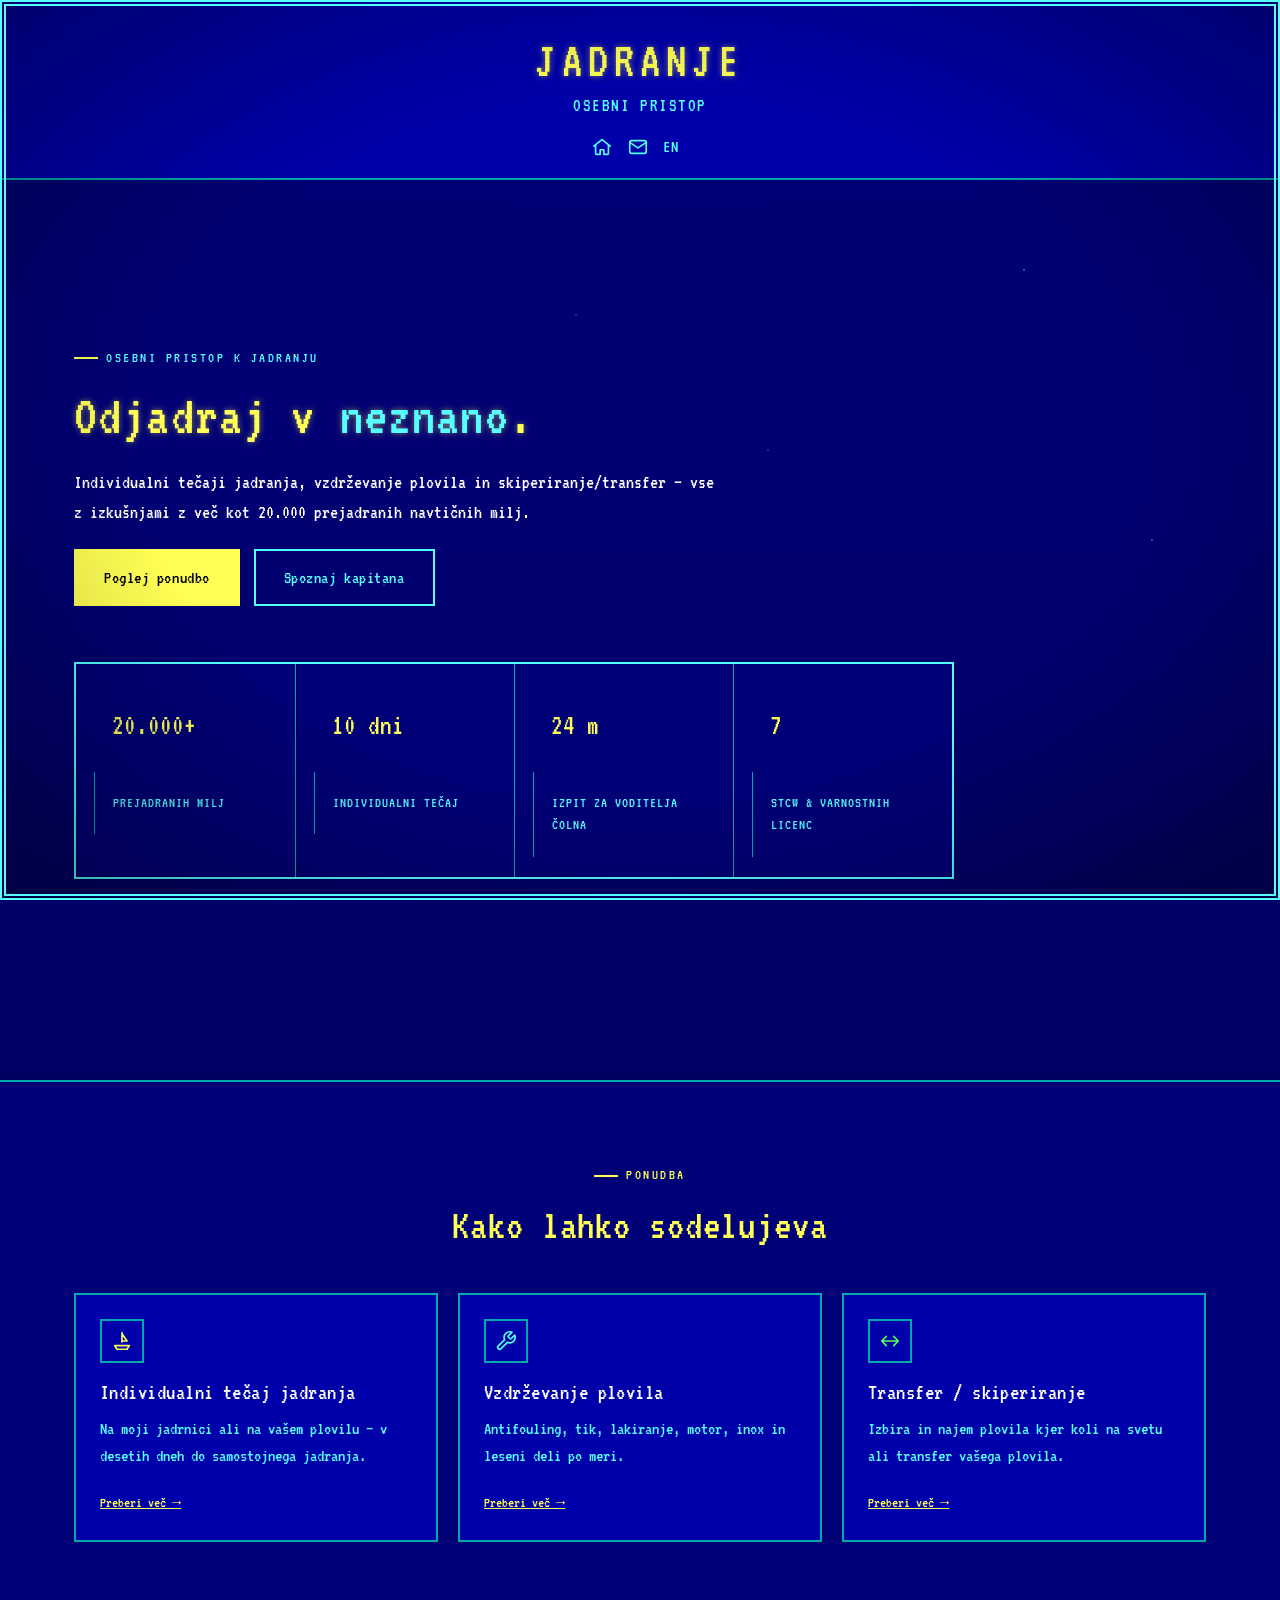
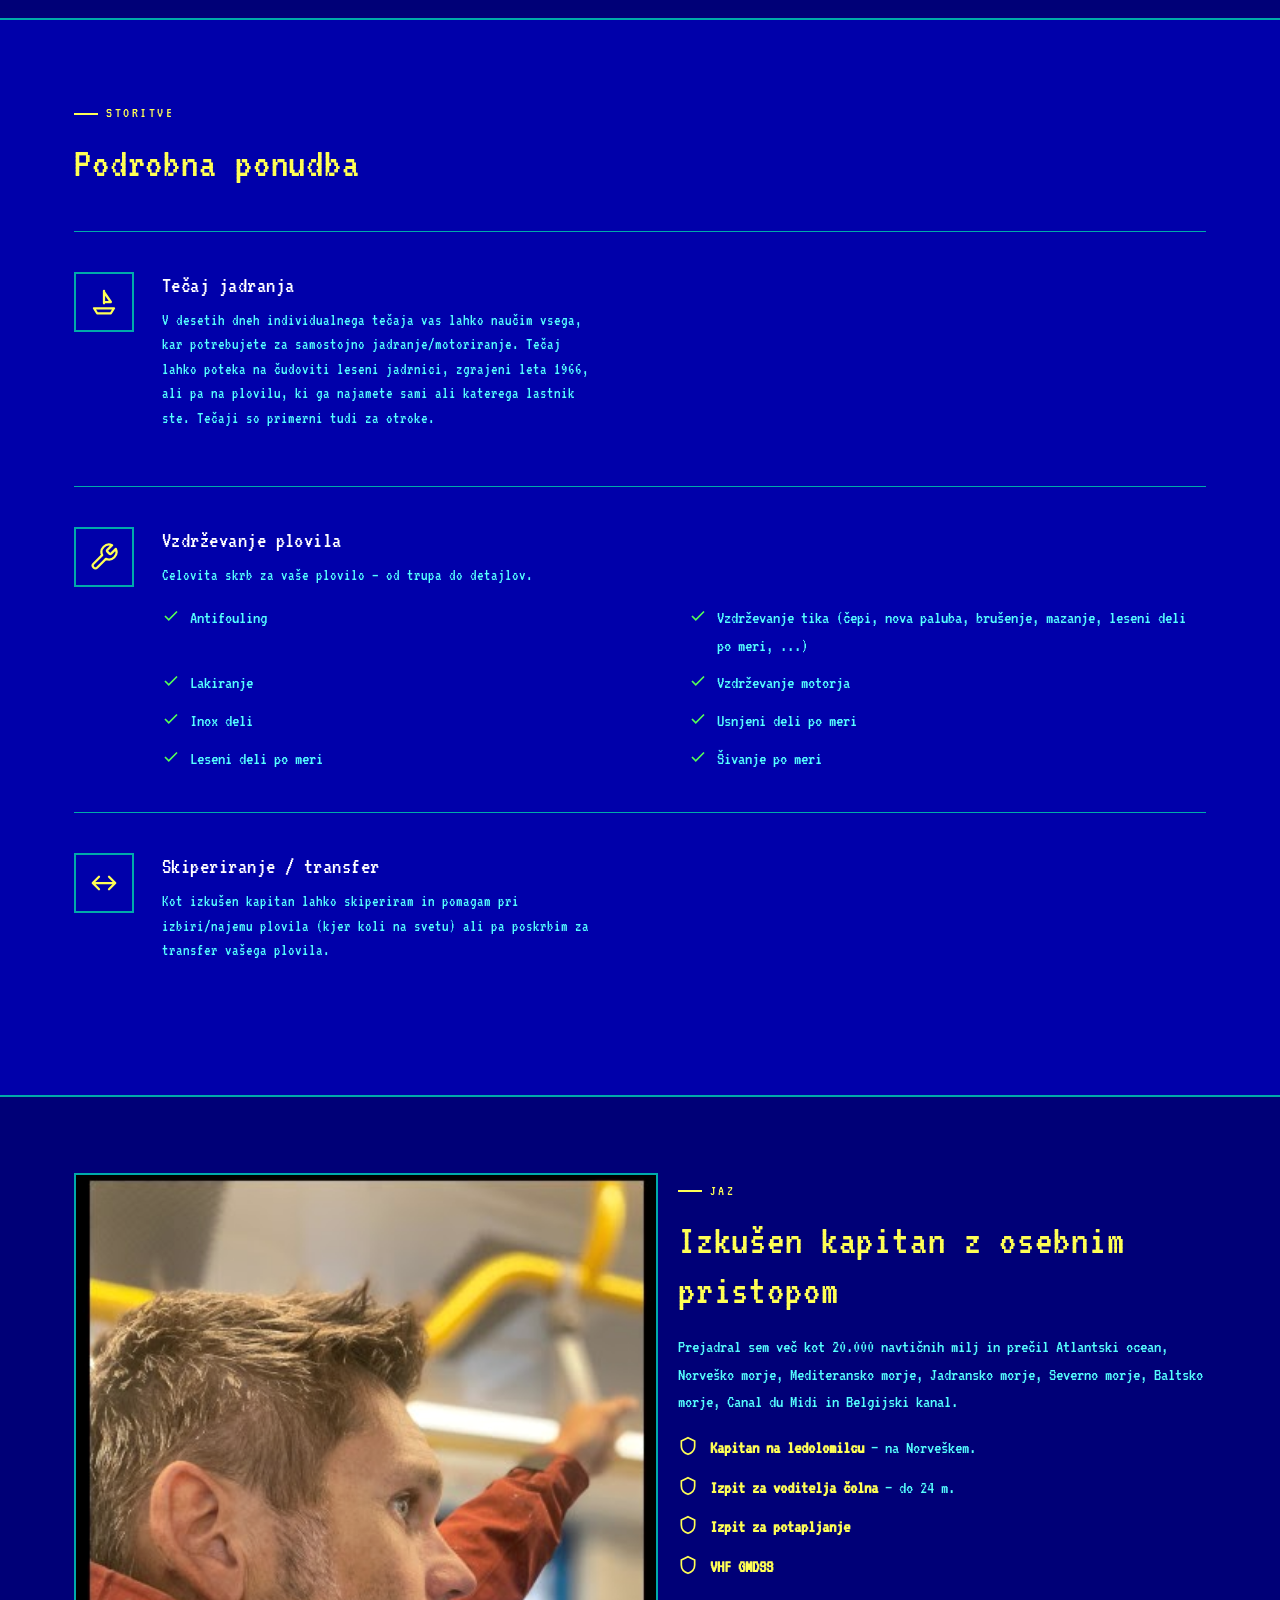
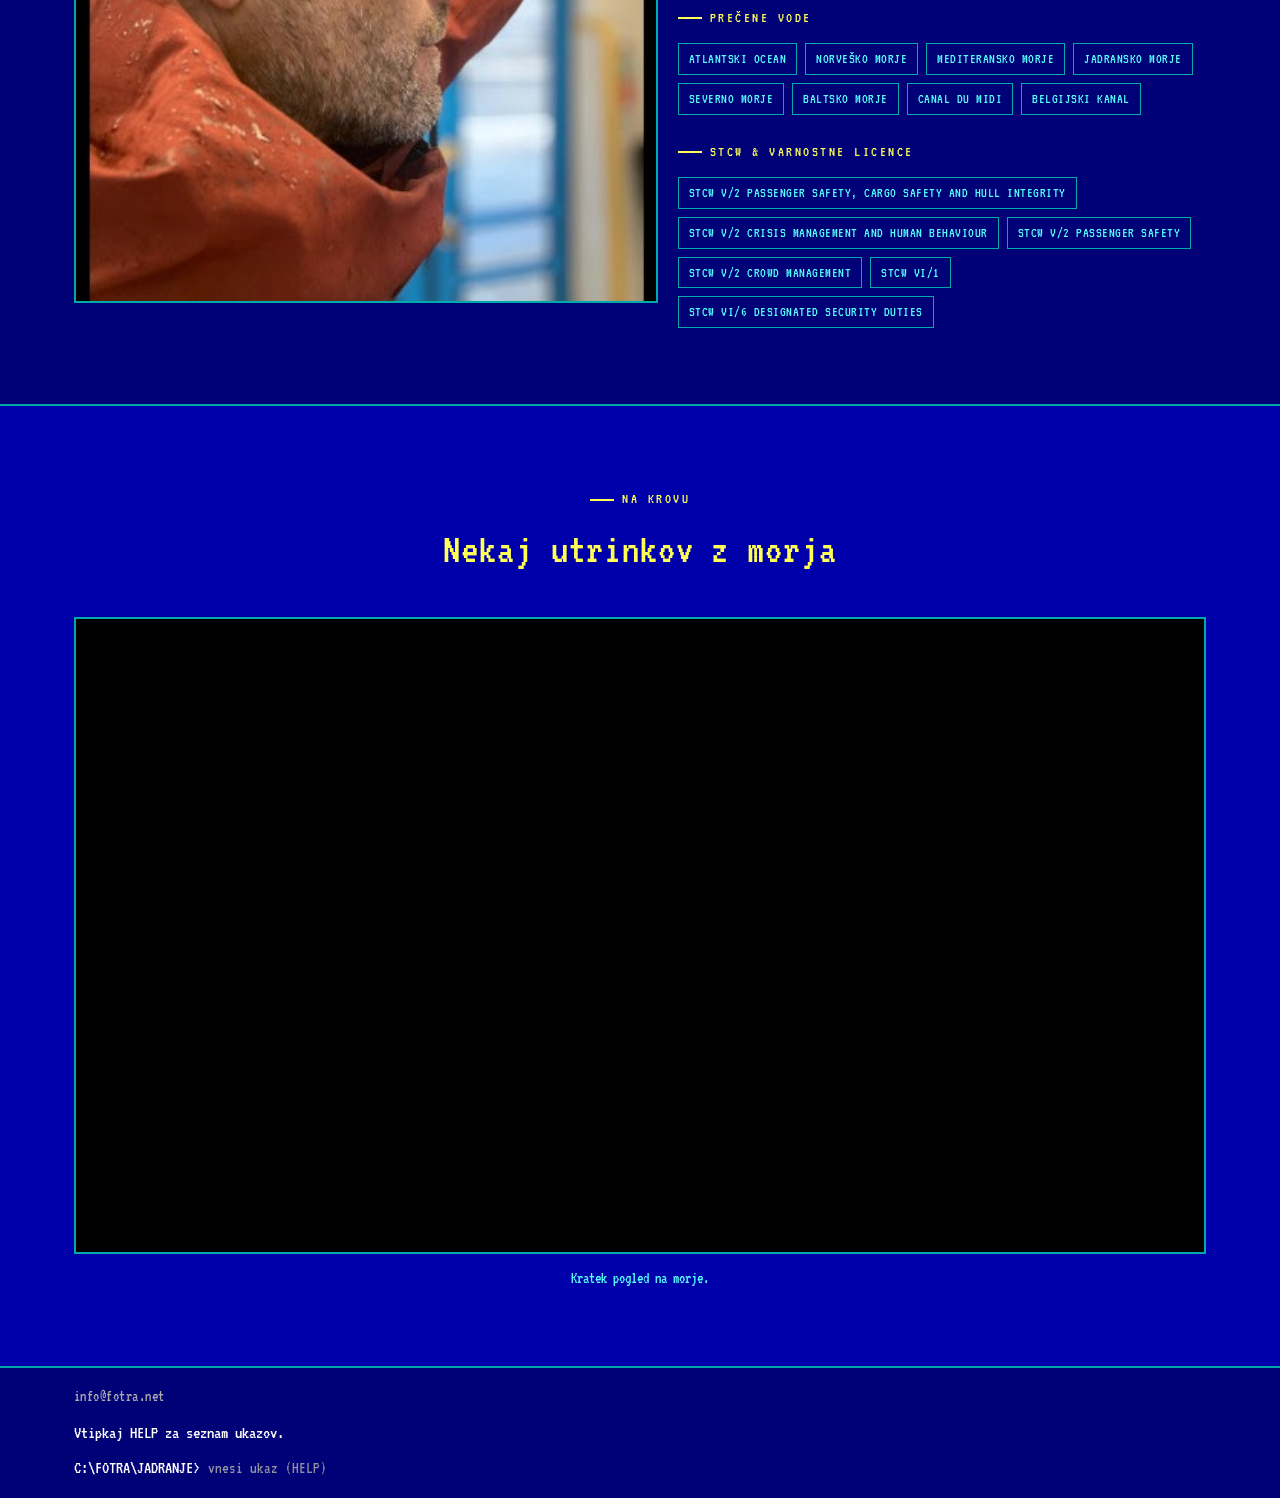
<file: index.html>
<!DOCTYPE html>
<html lang="sl" id="htmlRoot">
<head>
<!-- Google tag (gtag.js) -->
<script async src="https://www.googletagmanager.com/gtag/js?id=G-K485JF1MBR"></script>
<script>
  window.dataLayer = window.dataLayer || [];
  function gtag(){dataLayer.push(arguments);}
  gtag('js', new Date());

  gtag('config', 'G-K485JF1MBR');
</script>
<meta charset="UTF-8">
<meta name="viewport" content="width=device-width, initial-scale=1.0, viewport-fit=cover">
<meta name="theme-color" content="#0000AA">
<title id="pageTitle">OSEBNI PRISTOP — jadranje.fotra.net</title>
<meta id="pageDescription" name="description" content="Individualni tečaji jadranja, vzdrževanje plovil in skiperiranje/transfer. Odjadraj v neznano — z osebnim pristopom.">
<link rel="icon" type="image/svg+xml" href="data:image/svg+xml,%3Csvg%20xmlns='http://www.w3.org/2000/svg'%20width='24'%20height='24'%20viewBox='0%200%2024%2024'%3E%3Crect%20width='24'%20height='24'%20fill='%230000AA'/%3E%3Cpath%20d='M12%203v10M12%204l5.5%208H12M4%2017h16l-2.5%204h-11z'%20fill='none'%20stroke='%23FFFF55'%20stroke-width='1.8'%20stroke-linecap='round'%20stroke-linejoin='round'/%3E%3C/svg%3E">
<link rel="stylesheet" href="assets/css/style.css">
</head>
<body>
<div class="crt-frame" aria-hidden="true"></div>

<!-- ============ TITLEBAR ============ -->
<div class="titlebar">
  <div class="wrap titlebar-inner">
    <p class="ascii-title" data-sl="JADRANJE" data-en="SAILING">JADRANJE</p>
    <p class="sub" data-sl="OSEBNI PRISTOP" data-en="A PERSONAL APPROACH">OSEBNI PRISTOP</p>
    <div class="titlebar-controls">
      <div class="icon-links">
        <a href="https://fotra.net/" class="home-btn" aria-label="fotra.net" title="fotra.net">
          <svg width="22" height="22" viewBox="0 0 24 24" fill="none" stroke="currentColor" stroke-width="1.8" stroke-linecap="round" stroke-linejoin="round"><path d="M3 11l9-7 9 7"/><path d="M5 10v9a1 1 0 0 0 1 1h4v-5h4v5h4a1 1 0 0 0 1-1v-9"/></svg>
        </a>
        <a href="mailto:info@fotra.net" class="email-btn" aria-label="info@fotra.net" title="info@fotra.net">
          <svg width="22" height="22" viewBox="0 0 24 24" fill="none" stroke="currentColor" stroke-width="1.8" stroke-linecap="round" stroke-linejoin="round"><rect x="3" y="5" width="18" height="14" rx="2"/><path d="M3 7l9 6 9-6"/></svg>
        </a>
      </div>
      <div class="lang-toggle" role="group" aria-label="Language / Jezik">
        <button type="button" class="lang-btn" data-lang="sl">SI</button>
        <button type="button" class="lang-btn" data-lang="en">EN</button>
      </div>
    </div>
  </div>
</div>

<!-- ============ HERO ============ -->
<section class="hero" id="top">
  <div class="hero-scrim"></div>
  <div class="stars"></div>
  <div class="hero-inner">
    <div class="wrap">
      <p class="eyebrow" data-sl="Osebni pristop k jadranju" data-en="A personal approach to sailing" style="color:var(--cyan);">Osebni pristop k jadranju</p>
      <h1 data-sl="Odjadraj v &lt;em&gt;neznano&lt;/em&gt;." data-en="Sail into the &lt;em&gt;unknown&lt;/em&gt;.">Odjadraj v <em>neznano</em>.</h1>
      <p class="lead" data-sl="Individualni tečaji jadranja, vzdrževanje plovila in skiperiranje/transfer — vse z izkušnjami z več kot 20.000 prejadranih navtičnih milj." data-en="Individual sailing courses, boat maintenance and skippering/transfer — all backed by more than 20,000 nautical miles of experience.">Individualni tečaji jadranja, vzdrževanje plovila in skiperiranje/transfer — vse z izkušnjami z več kot 20.000 prejadranih navtičnih milj.</p>
      <div class="hero-ctas">
        <a href="#ponudba" class="btn btn-primary" data-sl="Poglej ponudbo" data-en="See the offer">Poglej ponudbo</a>
        <a href="#jaz" class="btn btn-ghost" data-sl="Spoznaj kapitana" data-en="Meet the captain">Spoznaj kapitana</a>
      </div>
      <div class="stat-strip">
        <div><div class="num" data-sl="20.000+" data-en="20,000+">20.000+</div><div class="lbl" data-sl="Prejadranih milj" data-en="Nautical miles sailed">Prejadranih milj</div></div>
        <div><div class="num" data-sl="10 dni" data-en="10 days">10 dni</div><div class="lbl" data-sl="Individualni tečaj" data-en="Individual course">Individualni tečaj</div></div>
        <div><div class="num">24 m</div><div class="lbl" data-sl="Izpit za voditelja čolna" data-en="Skipper's licence">Izpit za voditelja čolna</div></div>
        <div><div class="num">7</div><div class="lbl" data-sl="STCW &amp; varnostnih licenc" data-en="STCW &amp; safety certificates">STCW &amp; varnostnih licenc</div></div>
      </div>
    </div>
  </div>
</section>

<!-- ============ PONUDBA (pregled) ============ -->
<section class="section" id="ponudba">
  <div class="wrap">
    <div class="section-head center">
      <div class="eyebrow" style="justify-content:center;" data-sl="Ponudba" data-en="Offer">Ponudba</div>
      <h2 data-sl="Kako lahko sodelujeva" data-en="How we can work together">Kako lahko sodelujeva</h2>
    </div>
    <div class="grid grid-3">
      <div class="card">
        <div class="icon-badge"><svg viewBox="0 0 24 24" fill="none" stroke="currentColor" stroke-width="1.8" stroke-linecap="round" stroke-linejoin="round"><path d="M12 3v10M12 4l5.5 8H12M4 17h16l-2.5 4h-11z"/></svg></div>
        <h3 data-sl="Individualni tečaj jadranja" data-en="Individual sailing course">Individualni tečaj jadranja</h3>
        <p data-sl="Na moji jadrnici ali na vašem plovilu — v desetih dneh do samostojnega jadranja." data-en="On my sailboat or yours — ten days to sailing on your own.">Na moji jadrnici ali na vašem plovilu — v desetih dneh do samostojnega jadranja.</p>
        <a href="#tecaj" class="card-link" data-sl="Preberi več →" data-en="Read more →">Preberi več →</a>
      </div>
      <div class="card hl-2">
        <div class="icon-badge"><svg viewBox="0 0 24 24" fill="none" stroke="currentColor" stroke-width="1.8" stroke-linecap="round" stroke-linejoin="round"><path d="M14.7 6.3a1 1 0 0 0 0 1.4l1.6 1.6a1 1 0 0 0 1.4 0l3.77-3.77a6 6 0 0 1-7.94 7.94l-6.91 6.91a2.12 2.12 0 0 1-3-3l6.91-6.91a6 6 0 0 1 7.94-7.94l-3.76 3.76z"/></svg></div>
        <h3 data-sl="Vzdrževanje plovila" data-en="Boat maintenance">Vzdrževanje plovila</h3>
        <p data-sl="Antifouling, tik, lakiranje, motor, inox in leseni deli po meri." data-en="Antifouling, teak, varnishing, engine, stainless-steel and custom wooden parts.">Antifouling, tik, lakiranje, motor, inox in leseni deli po meri.</p>
        <a href="#vzdrzevanje" class="card-link" data-sl="Preberi več →" data-en="Read more →">Preberi več →</a>
      </div>
      <div class="card hl-3">
        <div class="icon-badge"><svg viewBox="0 0 24 24" fill="none" stroke="currentColor" stroke-width="1.8" stroke-linecap="round" stroke-linejoin="round"><path d="M3 12h18M3 12l5-5M3 12l5 5M21 12l-5-5M21 12l-5 5"/></svg></div>
        <h3 data-sl="Transfer / skiperiranje" data-en="Transfer / skippering">Transfer / skiperiranje</h3>
        <p data-sl="Izbira in najem plovila kjer koli na svetu ali transfer vašega plovila." data-en="Choosing and chartering a boat anywhere in the world, or a transfer of your own.">Izbira in najem plovila kjer koli na svetu ali transfer vašega plovila.</p>
        <a href="#skiperiranje" class="card-link" data-sl="Preberi več →" data-en="Read more →">Preberi več →</a>
      </div>
    </div>
  </div>
</section>

<!-- ============ PONUDBA (podrobno) ============ -->
<section class="section">
  <div class="wrap">
    <div class="section-head">
      <div class="eyebrow" data-sl="Storitve" data-en="Services">Storitve</div>
      <h2 data-sl="Podrobna ponudba" data-en="Offer in detail">Podrobna ponudba</h2>
    </div>

    <div class="service-block" id="tecaj">
      <span class="service-icon">
        <svg viewBox="0 0 24 24" stroke-width="1.8" stroke-linecap="round" stroke-linejoin="round"><path d="M12 3v10M12 4l5.5 8H12M4 17h16l-2.5 4h-11z"/></svg>
      </span>
      <div>
        <h3 data-sl="Tečaj jadranja" data-en="Sailing course">Tečaj jadranja</h3>
        <p class="lede" data-sl="V desetih dneh individualnega tečaja vas lahko naučim vsega, kar potrebujete za samostojno jadranje/motoriranje. Tečaj lahko poteka na čudoviti leseni jadrnici, zgrajeni leta 1966, ali pa na plovilu, ki ga najamete sami ali katerega lastnik ste. Tečaji so primerni tudi za otroke." data-en="In ten days of individual coaching I can teach you everything you need to sail/motor on your own. The course can take place on a beautiful wooden sailboat built in 1966, or on a boat you charter yourself or already own. Courses are suitable for children too.">V desetih dneh individualnega tečaja vas lahko naučim vsega, kar potrebujete za samostojno jadranje/motoriranje. Tečaj lahko poteka na čudoviti leseni jadrnici, zgrajeni leta 1966, ali pa na plovilu, ki ga najamete sami ali katerega lastnik ste. Tečaji so primerni tudi za otroke.</p>
      </div>
    </div>

    <div class="service-block" id="vzdrzevanje">
      <span class="service-icon">
        <svg viewBox="0 0 24 24" stroke-width="1.8" stroke-linecap="round" stroke-linejoin="round"><path d="M14.7 6.3a1 1 0 0 0 0 1.4l1.6 1.6a1 1 0 0 0 1.4 0l3.77-3.77a6 6 0 0 1-7.94 7.94l-6.91 6.91a2.12 2.12 0 0 1-3-3l6.91-6.91a6 6 0 0 1 7.94-7.94l-3.76 3.76z"/></svg>
      </span>
      <div>
        <h3 data-sl="Vzdrževanje plovila" data-en="Boat maintenance">Vzdrževanje plovila</h3>
        <p class="lede" data-sl="Celovita skrb za vaše plovilo — od trupa do detajlov." data-en="Complete care for your boat — from the hull to the smallest detail.">Celovita skrb za vaše plovilo — od trupa do detajlov.</p>
        <ul class="check-list">
          <li><svg viewBox="0 0 24 24" fill="none" stroke-width="2.2"><path d="M20 6L9 17l-5-5"/></svg> <span data-sl="Antifouling" data-en="Antifouling">Antifouling</span></li>
          <li><svg viewBox="0 0 24 24" fill="none" stroke-width="2.2"><path d="M20 6L9 17l-5-5"/></svg> <span data-sl="Vzdrževanje tika (čepi, nova paluba, brušenje, mazanje, leseni deli po meri, ...)" data-en="Teak maintenance (plugs, new deck, sanding, oiling, custom wooden parts, ...)">Vzdrževanje tika (čepi, nova paluba, brušenje, mazanje, leseni deli po meri, ...)</span></li>
          <li><svg viewBox="0 0 24 24" fill="none" stroke-width="2.2"><path d="M20 6L9 17l-5-5"/></svg> <span data-sl="Lakiranje" data-en="Varnishing">Lakiranje</span></li>
          <li><svg viewBox="0 0 24 24" fill="none" stroke-width="2.2"><path d="M20 6L9 17l-5-5"/></svg> <span data-sl="Vzdrževanje motorja" data-en="Engine maintenance">Vzdrževanje motorja</span></li>
          <li><svg viewBox="0 0 24 24" fill="none" stroke-width="2.2"><path d="M20 6L9 17l-5-5"/></svg> <span data-sl="Inox deli" data-en="Stainless-steel parts">Inox deli</span></li>
          <li><svg viewBox="0 0 24 24" fill="none" stroke-width="2.2"><path d="M20 6L9 17l-5-5"/></svg> <span data-sl="Usnjeni deli po meri" data-en="Custom leather parts">Usnjeni deli po meri</span></li>
          <li><svg viewBox="0 0 24 24" fill="none" stroke-width="2.2"><path d="M20 6L9 17l-5-5"/></svg> <span data-sl="Leseni deli po meri" data-en="Custom wooden parts">Leseni deli po meri</span></li>
          <li><svg viewBox="0 0 24 24" fill="none" stroke-width="2.2"><path d="M20 6L9 17l-5-5"/></svg> <span data-sl="Šivanje po meri" data-en="Custom stitching/upholstery">Šivanje po meri</span></li>
        </ul>
      </div>
    </div>

    <div class="service-block" id="skiperiranje">
      <span class="service-icon">
        <svg viewBox="0 0 24 24" stroke-width="1.8" stroke-linecap="round" stroke-linejoin="round"><path d="M3 12h18M3 12l5-5M3 12l5 5M21 12l-5-5M21 12l-5 5"/></svg>
      </span>
      <div>
        <h3 data-sl="Skiperiranje / transfer" data-en="Skippering / transfer">Skiperiranje / transfer</h3>
        <p class="lede" data-sl="Kot izkušen kapitan lahko skiperiram in pomagam pri izbiri/najemu plovila (kjer koli na svetu) ali pa poskrbim za transfer vašega plovila." data-en="As an experienced captain I can skipper and help you choose/charter a boat (anywhere in the world), or take care of a transfer of your own boat.">Kot izkušen kapitan lahko skiperiram in pomagam pri izbiri/najemu plovila (kjer koli na svetu) ali pa poskrbim za transfer vašega plovila.</p>
      </div>
    </div>
  </div>
</section>

<!-- ============ JAZ ============ -->
<section class="section" id="jaz" style="background:var(--bg-alt); border-top:2px solid var(--cyan-dim); border-bottom:2px solid var(--cyan-dim);">
  <div class="wrap">
    <div class="grid grid-2">
      <div class="guide-photo">
        <img src="assets/img/kapitan.jpg" alt="Kapitan na krovu jadrnice, oblečen v rdečo jadralno jakno" loading="lazy">
      </div>
      <div>
        <div class="eyebrow" data-sl="Jaz" data-en="About me">Jaz</div>
        <h2 data-sl="Izkušen kapitan z osebnim pristopom" data-en="An experienced captain with a personal touch">Izkušen kapitan z osebnim pristopom</h2>
        <p data-sl="Prejadral sem več kot 20.000 navtičnih milj in prečil Atlantski ocean, Norveško morje, Mediteransko morje, Jadransko morje, Severno morje, Baltsko morje, Canal du Midi in Belgijski kanal." data-en="I have sailed more than 20,000 nautical miles, crossing the Atlantic Ocean, the Norwegian Sea, the Mediterranean, the Adriatic, the North Sea, the Baltic Sea, the Canal du Midi and the Belgian Canal.">Prejadral sem več kot 20.000 navtičnih milj in prečil Atlantski ocean, Norveško morje, Mediteransko morje, Jadransko morje, Severno morje, Baltsko morje, Canal du Midi in Belgijski kanal.</p>
        <ul class="credentials">
          <li>
            <svg viewBox="0 0 24 24" fill="none" stroke="currentColor" stroke-width="2"><path d="M12 2l8 4v6c0 5-3.4 8.4-8 10-4.6-1.6-8-5-8-10V6z"/></svg>
            <span data-sl="&lt;b&gt;Kapitan na ledolomilcu&lt;/b&gt; — na Norveškem." data-en="&lt;b&gt;Icebreaker captain&lt;/b&gt; — in Norway."><b>Kapitan na ledolomilcu</b> — na Norveškem.</span>
          </li>
          <li>
            <svg viewBox="0 0 24 24" fill="none" stroke="currentColor" stroke-width="2"><path d="M12 2l8 4v6c0 5-3.4 8.4-8 10-4.6-1.6-8-5-8-10V6z"/></svg>
            <span data-sl="&lt;b&gt;Izpit za voditelja čolna&lt;/b&gt; — do 24 m." data-en="&lt;b&gt;Skipper's licence&lt;/b&gt; — up to 24 m."><b>Izpit za voditelja čolna</b> — do 24 m.</span>
          </li>
          <li>
            <svg viewBox="0 0 24 24" fill="none" stroke="currentColor" stroke-width="2"><path d="M12 2l8 4v6c0 5-3.4 8.4-8 10-4.6-1.6-8-5-8-10V6z"/></svg>
            <span data-sl="&lt;b&gt;Izpit za potapljanje&lt;/b&gt;" data-en="&lt;b&gt;Diving certificate&lt;/b&gt;"><b>Izpit za potapljanje</b></span>
          </li>
          <li>
            <svg viewBox="0 0 24 24" fill="none" stroke="currentColor" stroke-width="2"><path d="M12 2l8 4v6c0 5-3.4 8.4-8 10-4.6-1.6-8-5-8-10V6z"/></svg>
            <span><b>VHF GMDSS</b></span>
          </li>
        </ul>
        <div class="eyebrow" style="margin-top:26px;" data-sl="Prečene vode" data-en="Waters crossed">Prečene vode</div>
        <div class="tag-row" style="margin-top:0;">
          <span class="tag" data-sl="Atlantski ocean" data-en="Atlantic Ocean">Atlantski ocean</span>
          <span class="tag" data-sl="Norveško morje" data-en="Norwegian Sea">Norveško morje</span>
          <span class="tag" data-sl="Mediteransko morje" data-en="Mediterranean Sea">Mediteransko morje</span>
          <span class="tag" data-sl="Jadransko morje" data-en="Adriatic Sea">Jadransko morje</span>
          <span class="tag" data-sl="Severno morje" data-en="North Sea">Severno morje</span>
          <span class="tag" data-sl="Baltsko morje" data-en="Baltic Sea">Baltsko morje</span>
          <span class="tag">Canal du Midi</span>
          <span class="tag" data-sl="Belgijski kanal" data-en="Belgian Canal">Belgijski kanal</span>
        </div>
        <div class="eyebrow" style="margin-top:26px;" data-sl="STCW &amp; varnostne licence" data-en="STCW &amp; safety certificates">STCW &amp; varnostne licence</div>
        <div class="tag-row" style="margin-top:0;">
          <span class="tag">STCW V/2 Passenger safety, cargo safety and hull integrity</span>
          <span class="tag">STCW V/2 Crisis management and human behaviour</span>
          <span class="tag">STCW V/2 Passenger safety</span>
          <span class="tag">STCW V/2 Crowd management</span>
          <span class="tag">STCW VI/1</span>
          <span class="tag">STCW VI/6 Designated Security Duties</span>
        </div>
      </div>
    </div>
  </div>
</section>

<!-- ============ GALERIJA + VIDEO ============ -->
<section class="section" id="galerija">
  <div class="wrap">
    <div class="section-head center">
      <div class="eyebrow" style="justify-content:center;" data-sl="Na krovu" data-en="On board">Na krovu</div>
      <h2 data-sl="Nekaj utrinkov z morja" data-en="A few glimpses from the sea">Nekaj utrinkov z morja</h2>
    </div>
    <div class="video-frame">
      <iframe id="videoIframe" src="https://www.youtube.com/embed/ANJt-dXkMVA" title="Jadranje" loading="lazy" referrerpolicy="strict-origin-when-cross-origin" allow="accelerometer; autoplay; clipboard-write; encrypted-media; gyroscope; picture-in-picture; web-share" allowfullscreen></iframe>
    </div>
    <p class="video-caption" data-sl="Kratek pogled na morje." data-en="A short look at the sea.">Kratek pogled na morje.</p>
  </div>
</section>

<!-- ============ FOOTER ============ -->
<footer>
  <div class="foot-terminal">
    <div class="wrap">
      <a class="foot-email" href="mailto:info@fotra.net">info@fotra.net</a>
      <div class="term-log" id="termLog" aria-live="polite"></div>
      <div class="term-line">
        <label for="termInput" class="prompt">C:\FOTRA\JADRANJE&gt;</label>
        <input type="text" id="termInput" class="term-input" autocomplete="off" autocapitalize="off" autocorrect="off" spellcheck="false" aria-label="Command input" placeholder="vnesi ukaz (HELP)" data-sl-ph="vnesi ukaz (HELP)" data-en-ph="type a command (HELP)">
      </div>
    </div>
  </div>
</footer>

<div class="snake-overlay" id="snakeOverlay" hidden>
  <div class="snake-box">
    <button type="button" class="snake-close" id="snakeClose" aria-label="Close">✕</button>
    <div class="snake-titlebar">
      <p class="snake-title" data-sl="KAČA" data-en="SNAKE">KAČA</p>
      <p class="snake-score" id="snakeScore">SCORE: 0</p>
    </div>
    <div class="canvas-wrap">
      <canvas id="snakeCanvas" width="220" height="220"></canvas>
    </div>
    <div class="dpad" role="group" aria-label="Snake controls">
      <button type="button" class="dpad-btn dpad-up" data-dir="up" aria-label="Up">&#9650;</button>
      <button type="button" class="dpad-btn dpad-left" data-dir="left" aria-label="Left">&#9664;</button>
      <button type="button" class="dpad-btn dpad-right" data-dir="right" aria-label="Right">&#9654;</button>
      <button type="button" class="dpad-btn dpad-down" data-dir="down" aria-label="Down">&#9660;</button>
    </div>
    <div class="snake-status">
      <span id="snakeMsg" data-sl="PUŠČICE/GUMBI = PREMIK" data-en="ARROWS/BTNS = MOVE">PUŠČICE/GUMBI = PREMIK</span>
      <span data-sl="ESC=NAZAJ" data-en="ESC=BACK">ESC=NAZAJ</span>
    </div>
  </div>
</div>

<script src="assets/js/main.js"></script>
</body>
</html>
</file>
<file: assets/css/style.css>
/* ==========================================================================
   OSEBNI PRISTOP — jadranje.fotra.net
   DOS/terminal videz, usklajen z ostalimi FOTRA stranmi (norway.fotra.net)
   ========================================================================== */

@import url('https://fonts.googleapis.com/css2?family=VT323&display=swap');

:root{
  --dos-blue: #0000AA;
  --dos-blue-dark: #000077;
  --cyan: #55FFFF;
  --cyan-dim: #00AAAA;
  --white: #FFFFFF;
  --yellow: #FFFF55;
  --grey: #AAAAAA;
  --black: #000000;
  --green: #55FF55;
  --red: #FF5555;

  --bg: var(--dos-blue);
  --bg-alt: var(--dos-blue-dark);
  --border: var(--cyan-dim);
  --text: var(--white);
  --text-dim: var(--cyan);
  --text-faint: var(--grey);
  --maxw: 1180px;
}

*,*::before,*::after{ box-sizing: border-box; }
html{ scroll-behavior: smooth; }

body{
  margin:0;
  background: var(--bg);
  color: var(--text);
  font-family: 'VT323', monospace;
  font-size: 1.15rem;
  line-height: 1.5;
  -webkit-font-smoothing: antialiased;
  position: relative;
}

body::after{
  content:"";
  position:fixed; inset:0; pointer-events:none;
  background: radial-gradient(ellipse at center, transparent 55%, rgba(0,0,0,0.35) 100%);
  z-index: 899;
  animation: flicker 6s infinite steps(30);
}
@keyframes flicker{ 0%,100%{ opacity:1; } 50%{ opacity:.97; } }
@media (prefers-reduced-motion: reduce){ body::after{ animation:none; } }

/* Outer double-line frame, matching the .screen bezel on fotra.net / ai.fotra.net / video.fotra.net */
.crt-frame{
  position:fixed; inset:0; pointer-events:none;
  border: 6px double var(--cyan);
  z-index: 950;
}

img{ max-width:100%; display:block; }
a{ color: inherit; }
::selection{ background: var(--cyan); color: var(--black); }

.wrap{ max-width: var(--maxw); margin:0 auto; padding: 0 24px; }
h1,h2,h3,h4{ font-family:'VT323', monospace; margin:0 0 .4em; line-height:1.15; font-weight:400; letter-spacing:.02em; }
h2{ font-size: clamp(1.9rem, 4vw, 2.7rem); color: var(--yellow); }
h3{ font-size: 1.45rem; color: var(--white); }
p{ margin:0 0 1em; color: var(--text-dim); }

.eyebrow{
  display:inline-flex; align-items:center; gap:8px;
  font-size:.95rem; letter-spacing:2.5px; text-transform:uppercase;
  color: var(--yellow); font-weight:400; margin-bottom:14px;
}
.eyebrow::before{ content:""; width:24px; height:2px; background: var(--yellow); display:inline-block; }

.section{ padding: 76px 0; position:relative; scroll-margin-top: 84px; }
.section-head{ max-width:700px; margin-bottom:42px; }
.section-head.center{ margin-left:auto; margin-right:auto; text-align:center; }

.btn{
  display:inline-flex; align-items:center; justify-content:center; gap:8px;
  padding:13px 28px; border-radius:0; font-weight:400; font-size:1.15rem;
  text-decoration:none; cursor:pointer; border:2px solid var(--cyan);
  transition: background .12s ease, color .12s ease;
  font-family:'VT323', monospace; letter-spacing:.03em;
}
.btn:active{ transform: translateY(1px); }
.btn-primary{ background: var(--yellow); color: var(--black); border-color: var(--yellow); }
.btn-primary:hover{ background: var(--cyan); border-color: var(--cyan); color: var(--black); }
.btn-ghost{ background: transparent; border-color: var(--cyan); color: var(--cyan); }
.btn-ghost:hover{ background: var(--cyan); color: var(--black); }

/* ---------- TITLEBAR (matches ai.fotra.net / video.fotra.net) ---------- */
/* The divider runs the full page width, like every other section border;
   the icons/title/description stay inside the same centered .wrap column
   used everywhere else on the page. */
.titlebar{
  text-align:center;
  /* Top padding matches ai.fotra.net's effective gap from the viewport edge
     to the icon/lang-toggle row: that page's real .screen border (6px) plus
     its own clamp(1rem,4vw,1.8rem) padding, vs. this page's border being a
     decorative fixed overlay that doesn't otherwise push content down. */
  padding: calc(6px + clamp(1rem, 4vw, 1.8rem)) 0 18px;
  border-bottom: 2px solid var(--cyan-dim);
}
.titlebar-inner{ position:relative; }
.titlebar-controls{
  display:flex; align-items:center; justify-content:center; gap:4px;
  margin-top:0.9rem;
}
.icon-links{ display:inline-flex; align-items:center; gap:14px; }
.icon-links a{ display:inline-flex; color: var(--cyan); text-decoration:none; transition: color .15s ease, transform .15s ease; }
.icon-links a svg{ width:22px; height:22px; flex:none; }
.icon-links a:hover, .icon-links a:focus-visible{ color: var(--yellow); transform:translateY(-1px); }
.lang-toggle{ display:inline-flex; }
.lang-btn{
  font-family:'VT323', monospace; background: var(--dos-blue); color: var(--cyan);
  border:none; padding:0.2rem 0.6rem; font-size:clamp(0.95rem, 3vw, 1.15rem); line-height:1; letter-spacing:.05em; cursor:pointer;
}
/* Only the language you can switch TO is shown — the current one stays
   in the DOM (for the click handler / a11y) but hidden. */
.lang-btn.active{ display:none; }
.lang-btn:hover:not(.active){ color: var(--yellow); }
.ascii-title{
  font-size: clamp(2.2rem, 9vw, 3.2rem); line-height:1; letter-spacing:.12em;
  color: var(--yellow); text-shadow: 0 0 6px rgba(255,255,85,0.5); margin:0 0 .35rem;
}
.sub{ font-size: clamp(1rem, 3vw, 1.2rem); color: var(--cyan); letter-spacing:.08em; margin:0; }

/* Kept for the footer's own brand mark */
.brand{ display:flex; align-items:center; gap:10px; font-weight:400; letter-spacing:.5px; font-size:1.35rem; text-decoration:none; }
.brand svg{ width:24px; height:24px; flex:none; }
.brand-name{ color: var(--yellow); text-shadow: 0 0 5px rgba(255,255,85,0.5); }

@media (max-width:420px){
  .wrap{ padding:0 16px; }
  .titlebar{ padding-bottom:16px; }
  .icon-links{ left:16px; }
  .lang-toggle{ right:16px; }
}

/* ---------- HERO ---------- */
.hero{
  position:relative; min-height:100vh; display:flex; align-items:center;
  overflow:hidden; background: var(--dos-blue); scroll-margin-top:0;
}
.hero-scrim{
  position:absolute; inset:0; z-index:1;
  background: linear-gradient(180deg, rgba(0,0,20,.35) 0%, rgba(0,0,60,.5) 35%, rgba(0,0,90,.88) 100%);
}
.stars{
  position:absolute; inset:0; z-index:2; opacity:.5;
  background-image:
    radial-gradient(1.5px 1.5px at 10% 20%, #fff, transparent),
    radial-gradient(1.5px 1.5px at 80% 10%, #fff, transparent),
    radial-gradient(1px 1px at 60% 30%, #fff, transparent),
    radial-gradient(1px 1px at 30% 45%, #fff, transparent),
    radial-gradient(1.5px 1.5px at 90% 40%, #fff, transparent),
    radial-gradient(1px 1px at 45% 15%, #fff, transparent),
    radial-gradient(1px 1px at 70% 60%, #fff, transparent),
    radial-gradient(1.5px 1.5px at 20% 65%, #fff, transparent);
}
.hero-inner{ position:relative; z-index:3; width:100%; }
.hero .wrap{ padding-top:40px; padding-bottom:80px; }
.hero h1{ font-size: clamp(2.1rem, 6vw, 3.6rem); max-width:880px; margin-bottom:.3em; color: var(--yellow); text-shadow: 0 0 6px rgba(255,255,85,.5); }
.hero h1 em{ font-style:normal; color: var(--cyan); }
.hero p.lead{ font-size:1.25rem; max-width:640px; color: var(--white); }
.hero-ctas{ display:flex; flex-wrap:wrap; gap:14px; margin-top:22px; }

.stat-strip{
  margin-top:56px; display:grid; grid-template-columns: repeat(4,1fr); gap:0;
  border:2px solid var(--cyan); border-radius:0; overflow:hidden;
  background: var(--dos-blue-dark); max-width:880px;
}
.stat-strip div{ padding:20px 18px; border-left:1px solid var(--cyan-dim); }
.stat-strip div:first-child{ border-left:none; }
.stat-strip .num{ font-size:1.8rem; font-weight:400; color: var(--yellow); }
.stat-strip .lbl{ font-size:.95rem; text-transform:uppercase; letter-spacing:1px; color: var(--cyan); margin-top:4px; }

@media (max-width:860px){
  .stat-strip{ grid-template-columns: repeat(2,1fr); }
  .stat-strip div:nth-child(3){ border-left:none; }
}
@media (max-width:600px){
  .section{ padding:52px 0; }
  .hero .wrap{ padding-top:24px; padding-bottom:56px; }
  .hero-ctas{ flex-direction:column; align-items:stretch; }
  .hero-ctas .btn{ width:100%; }
}
@media (max-width:420px){
  .stat-strip .num{ font-size:1.4rem; }
}

/* ---------- GRID / CARDS ---------- */
.grid{ display:grid; gap:20px; }
.grid-3{ grid-template-columns: repeat(3,1fr); }
.grid-2{ grid-template-columns: 1.05fr .95fr; }
@media (max-width:900px){
  .grid-3{ grid-template-columns: repeat(2,1fr); }
  .grid-2{ grid-template-columns: 1fr; }
}
@media (max-width:560px){
  .grid-3{ grid-template-columns: 1fr; }
}
.card{ background: var(--dos-blue); border:2px solid var(--cyan-dim); border-radius:0; padding:24px; }
.icon-badge{
  width:44px; height:44px; border-radius:0; display:flex; align-items:center; justify-content:center;
  background: transparent; border:2px solid var(--cyan-dim); color: var(--yellow); margin-bottom:16px;
}
.icon-badge svg{ width:22px; height:22px; stroke: currentColor; fill:none; }
.card.hl-2 .icon-badge{ color: var(--cyan); }
.card.hl-3 .icon-badge{ color: var(--green); }
.card .card-link{ color: var(--yellow); font-size:.95rem; display:inline-block; margin-top:auto; }

section#ponudba{ background: var(--bg-alt); border-top:2px solid var(--cyan-dim); border-bottom:2px solid var(--cyan-dim); }

/* ---------- GUIDE / JAZ ---------- */
.guide-photo{
  aspect-ratio: 4/5; border-radius:0; border:2px solid var(--cyan-dim);
  background: var(--dos-blue-dark); position:relative; overflow:hidden;
}
.guide-photo img{ width:100%; height:100%; object-fit:cover; object-position:center 20%; filter: saturate(.95) contrast(1.02); }

.credentials{ list-style:none; margin:18px 0 0; padding:0; display:grid; gap:12px; }
.credentials li{ display:flex; gap:12px; align-items:flex-start; color: var(--text-dim); }
.credentials svg{ width:20px; height:20px; flex:none; color: var(--yellow); margin-top:2px; stroke:currentColor; fill:none; }
.credentials b{ color: var(--yellow); }

.tag-row{ display:flex; flex-wrap:wrap; gap:8px; margin-top:14px; }
.tag{ font-size:.9rem; font-weight:400; text-transform:uppercase; letter-spacing:.5px; padding:4px 10px; border-radius:0; background:transparent; color: var(--cyan); border:1px solid var(--cyan-dim); }

.video-frame{
  position:relative; width:100%; aspect-ratio:16/9; border-radius:0; overflow:hidden;
  border:2px solid var(--cyan-dim); background:#000;
}
.video-frame iframe{ position:absolute; inset:0; width:100%; height:100%; border:0; }
.video-caption{ margin:12px 2px 0; font-size:1rem; color: var(--cyan); text-align:center; }

/* ---------- SERVICE BLOCKS (Ponudba, detajl) ---------- */
.service-block{ display:grid; grid-template-columns:64px 1fr; gap:24px; padding-block:40px; border-top:1px solid var(--cyan-dim); }
.service-block:first-of-type{ border-top:none; }
@media (max-width:620px){ .service-block{ grid-template-columns:1fr; } }
.service-icon{
  width:60px; height:60px; border-radius:0; background:transparent; border:2px solid var(--cyan-dim);
  display:flex; align-items:center; justify-content:center; color: var(--yellow);
}
.service-icon svg{ width:30px; height:30px; stroke:currentColor; fill:none; }
.service-block .lede{ font-size:1.02rem; max-width:62ch; }
.check-list{ list-style:none; margin:0; padding:0; display:grid; gap:10px; grid-template-columns: 1fr 1fr; }
@media (max-width:560px){ .check-list{ grid-template-columns:1fr; } }
.check-list li{ display:flex; gap:10px; color: var(--text-dim); }
.check-list svg{ width:18px; height:18px; flex:none; margin-top:3px; color: var(--green); stroke:currentColor; fill:none; }

/* ---------- FOOTER ---------- */
footer{ background: var(--dos-blue-dark); }
.foot-grid{ display:grid; grid-template-columns: 1.4fr 1fr 1fr; gap:36px; }
@media (max-width:760px){ .foot-grid{ grid-template-columns:1fr; gap:26px; } }
.foot-grid h4{ color: var(--yellow); font-size:1.1rem; margin-bottom:12px; }
.foot-grid ul{ list-style:none; margin:0; padding:0; display:grid; gap:10px; }
.foot-grid a{ text-decoration:none; color: var(--cyan); font-size:1rem; }
.foot-grid a:hover{ color: var(--yellow); }
.foot-bottom{ margin-top:40px; padding-top:20px; border-top:1px solid var(--cyan-dim); display:flex; flex-wrap:wrap; gap:14px; justify-content:space-between; align-items:center; color: var(--grey); font-size:.95rem; }

/* ---------- Footer terminal (BACK / SNAKE commands) ---------- */
.foot-terminal{ border-top:2px solid var(--cyan-dim); padding:16px 0; }
.foot-email{ display:block; color: var(--grey); text-decoration:none; font-size:1rem; letter-spacing:.03em; margin-bottom:.7rem; transition: color .15s ease; }
.foot-email:hover, .foot-email:focus-visible{ color: var(--yellow); }
.term-log{ display:flex; flex-direction:column; gap:2px; max-height:7.4em; overflow-y:auto; margin-bottom:.5rem; }
.term-log div{ white-space:pre-wrap; word-break:break-word; }
.term-line{ display:flex; align-items:center; gap:.5rem; cursor:text; }
.prompt{ color: var(--white); flex:none; white-space:nowrap; }
.term-input{
  flex:1; min-width:0; background:transparent; border:none; outline:none; padding:0;
  color: var(--white); font-family:'VT323', monospace; font-size:1.05rem; caret-color: var(--white);
}
.term-input::placeholder{ color: var(--grey); opacity:.85; }

/* ---------- SNAKE overlay ---------- */
.snake-overlay{
  position:fixed; inset:0; z-index:2000;
  background: rgba(0,0,20,0.94);
  display:none; align-items:center; justify-content:center; padding:24px;
}
.snake-overlay:not([hidden]){ display:flex; }
.snake-box{
  position:relative;
  width:100%; max-width:360px;
  border: 6px double var(--cyan);
  background: var(--dos-blue);
  padding: clamp(1rem, 4vw, 1.8rem);
  text-align:center;
}
.snake-titlebar{ border-bottom:2px solid var(--cyan-dim); padding-bottom:.7rem; margin-bottom:1rem; }
.snake-title{
  font-size: clamp(1.8rem, 7vw, 2.6rem); line-height:1; letter-spacing:.1em; font-weight:400;
  color: var(--yellow); text-shadow: 0 0 6px rgba(255,255,85,.5); margin:0 0 .3rem;
}
.snake-score{ font-size: clamp(1rem, 3vw, 1.2rem); color: var(--cyan); margin:0; }
.canvas-wrap{ display:flex; justify-content:center; padding:.4rem 0; }
#snakeCanvas{
  background: var(--black); border:3px double var(--cyan);
  width: min(100%, 260px); height:auto; aspect-ratio:1/1; image-rendering:pixelated;
}
.dpad{
  display:grid; grid-template-columns: repeat(3, clamp(44px, 12vw, 54px)); grid-template-rows: repeat(3, clamp(44px, 12vw, 54px));
  gap:12px; justify-content:center; width:100%; margin:1rem auto 0; -webkit-user-select:none; user-select:none;
}
.dpad-btn{
  font-family:'VT323', monospace; background: var(--dos-blue); color: var(--cyan);
  border:2px solid var(--cyan); font-size: clamp(1.3rem, 5vw, 1.7rem); line-height:1;
  display:flex; align-items:center; justify-content:center; cursor:pointer; touch-action:manipulation;
}
.dpad-up{ grid-column:2; grid-row:1; } .dpad-left{ grid-column:1; grid-row:2; }
.dpad-right{ grid-column:3; grid-row:2; } .dpad-down{ grid-column:2; grid-row:3; }
.dpad-btn:active{ background: var(--cyan); color: var(--black); }
.snake-status{
  margin-top:1rem; padding-top:.8rem; border-top:2px solid var(--cyan-dim);
  font-size: clamp(.9rem, 3vw, 1.1rem); color: var(--grey);
  display:flex; justify-content:space-between; flex-wrap:wrap; gap:.4rem;
}
.snake-close{
  position:absolute; top:0; right:0; background:none; border:none; color: var(--cyan);
  font-family:'VT323', monospace; font-size:1.4rem; cursor:pointer; line-height:1; padding:.2rem .4rem;
}
.snake-close:hover{ color: var(--yellow); }
</file>
